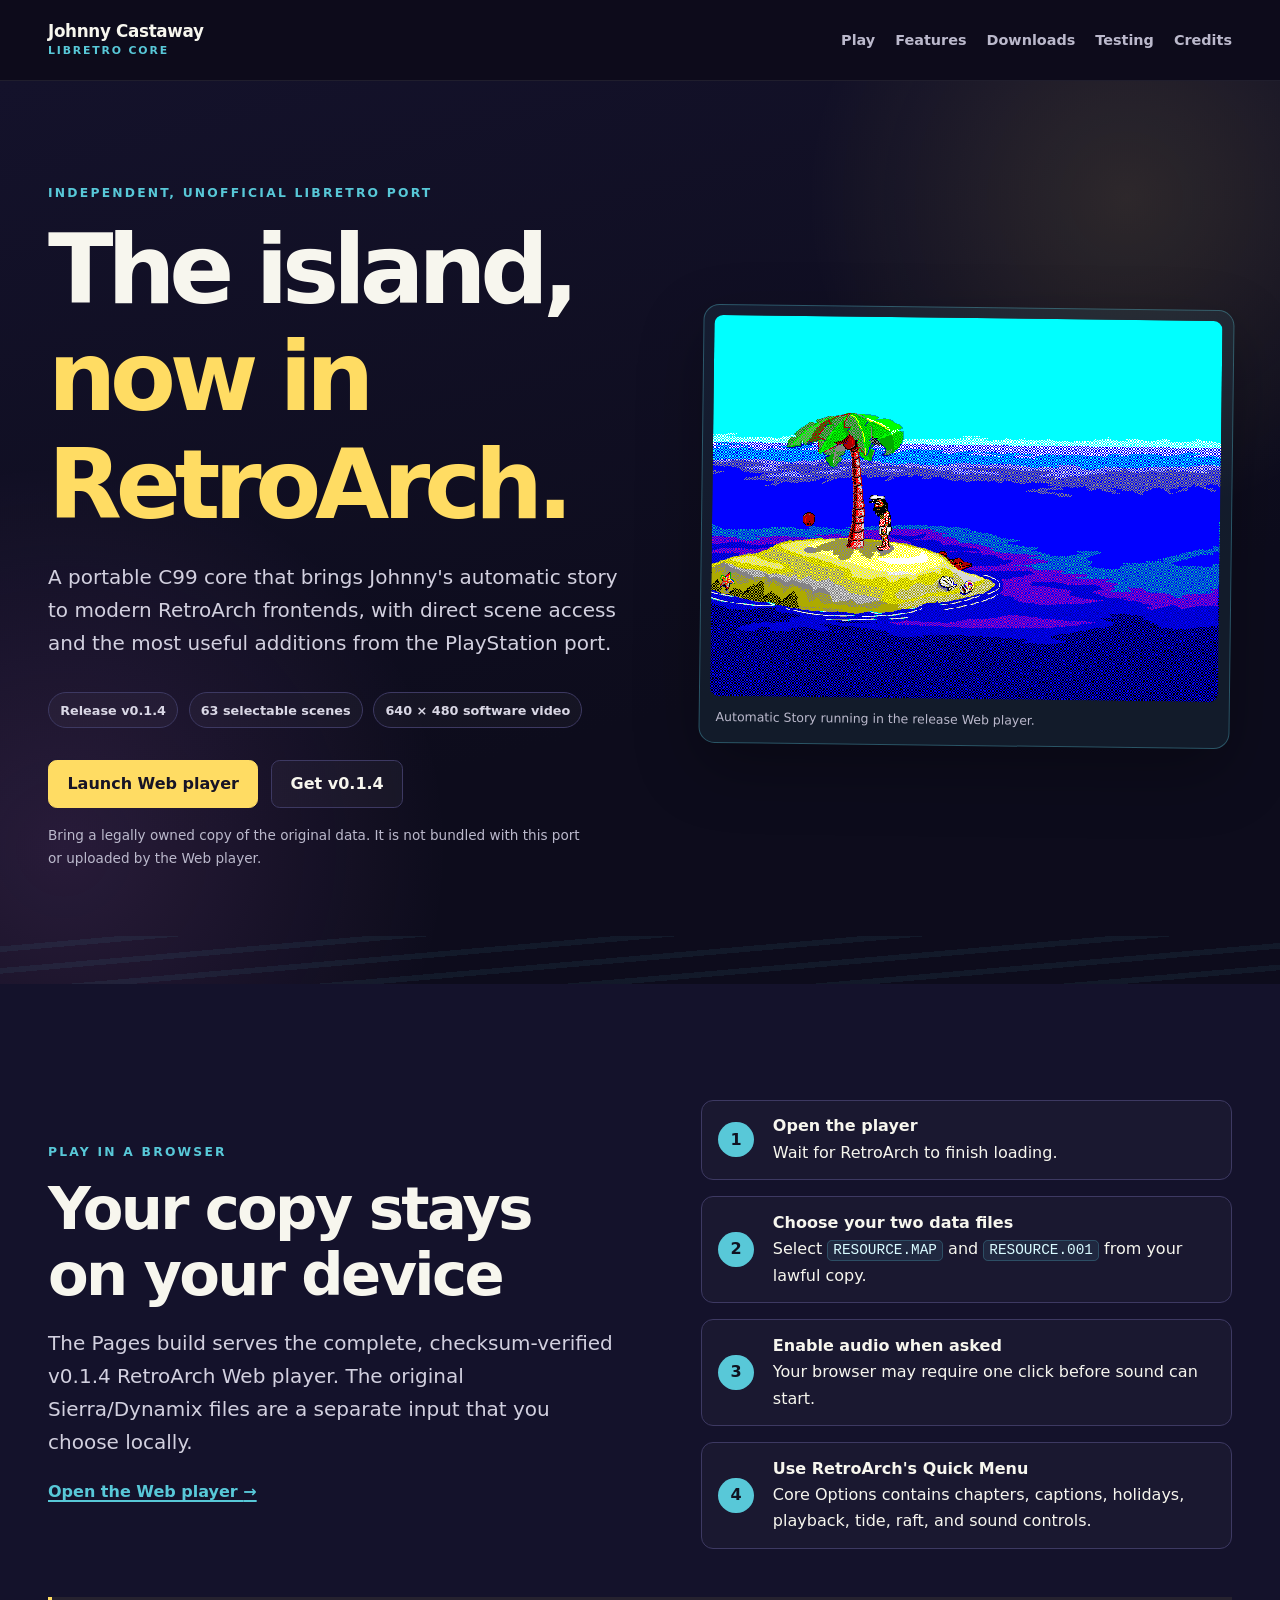
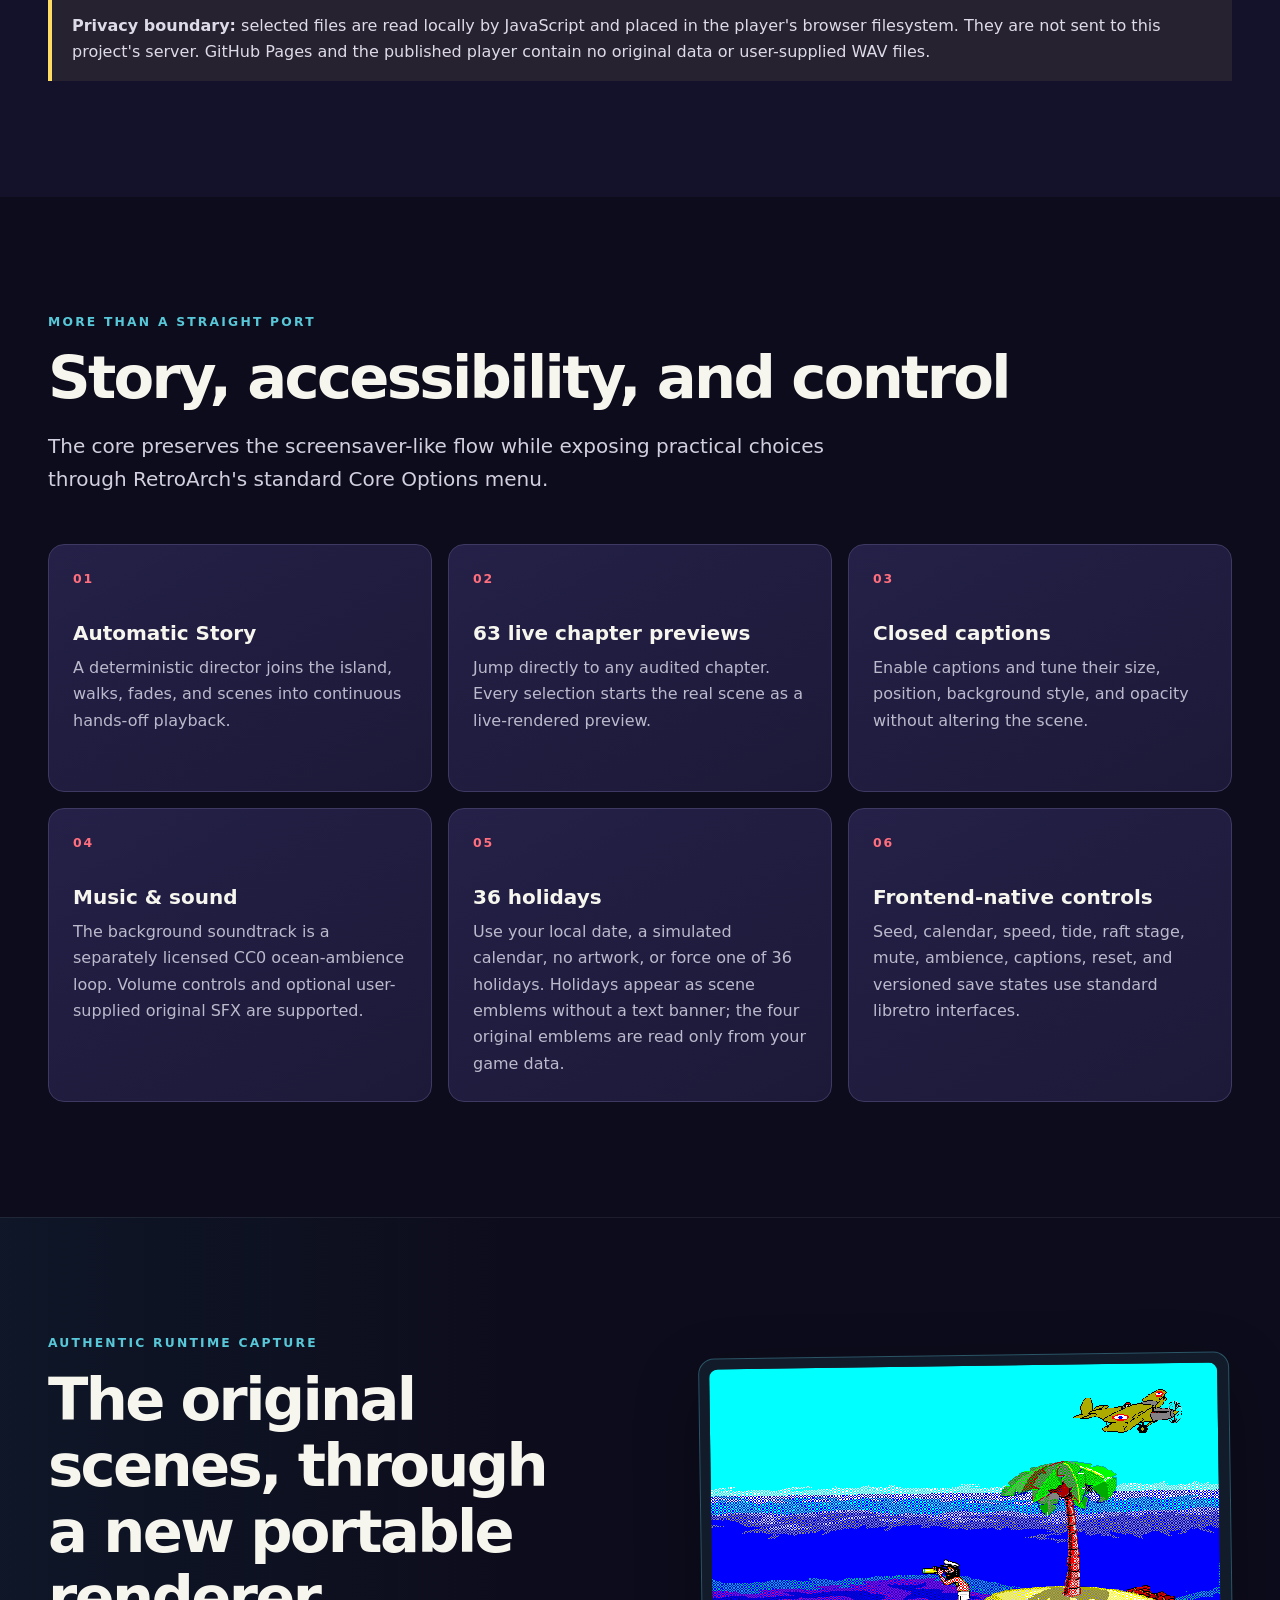
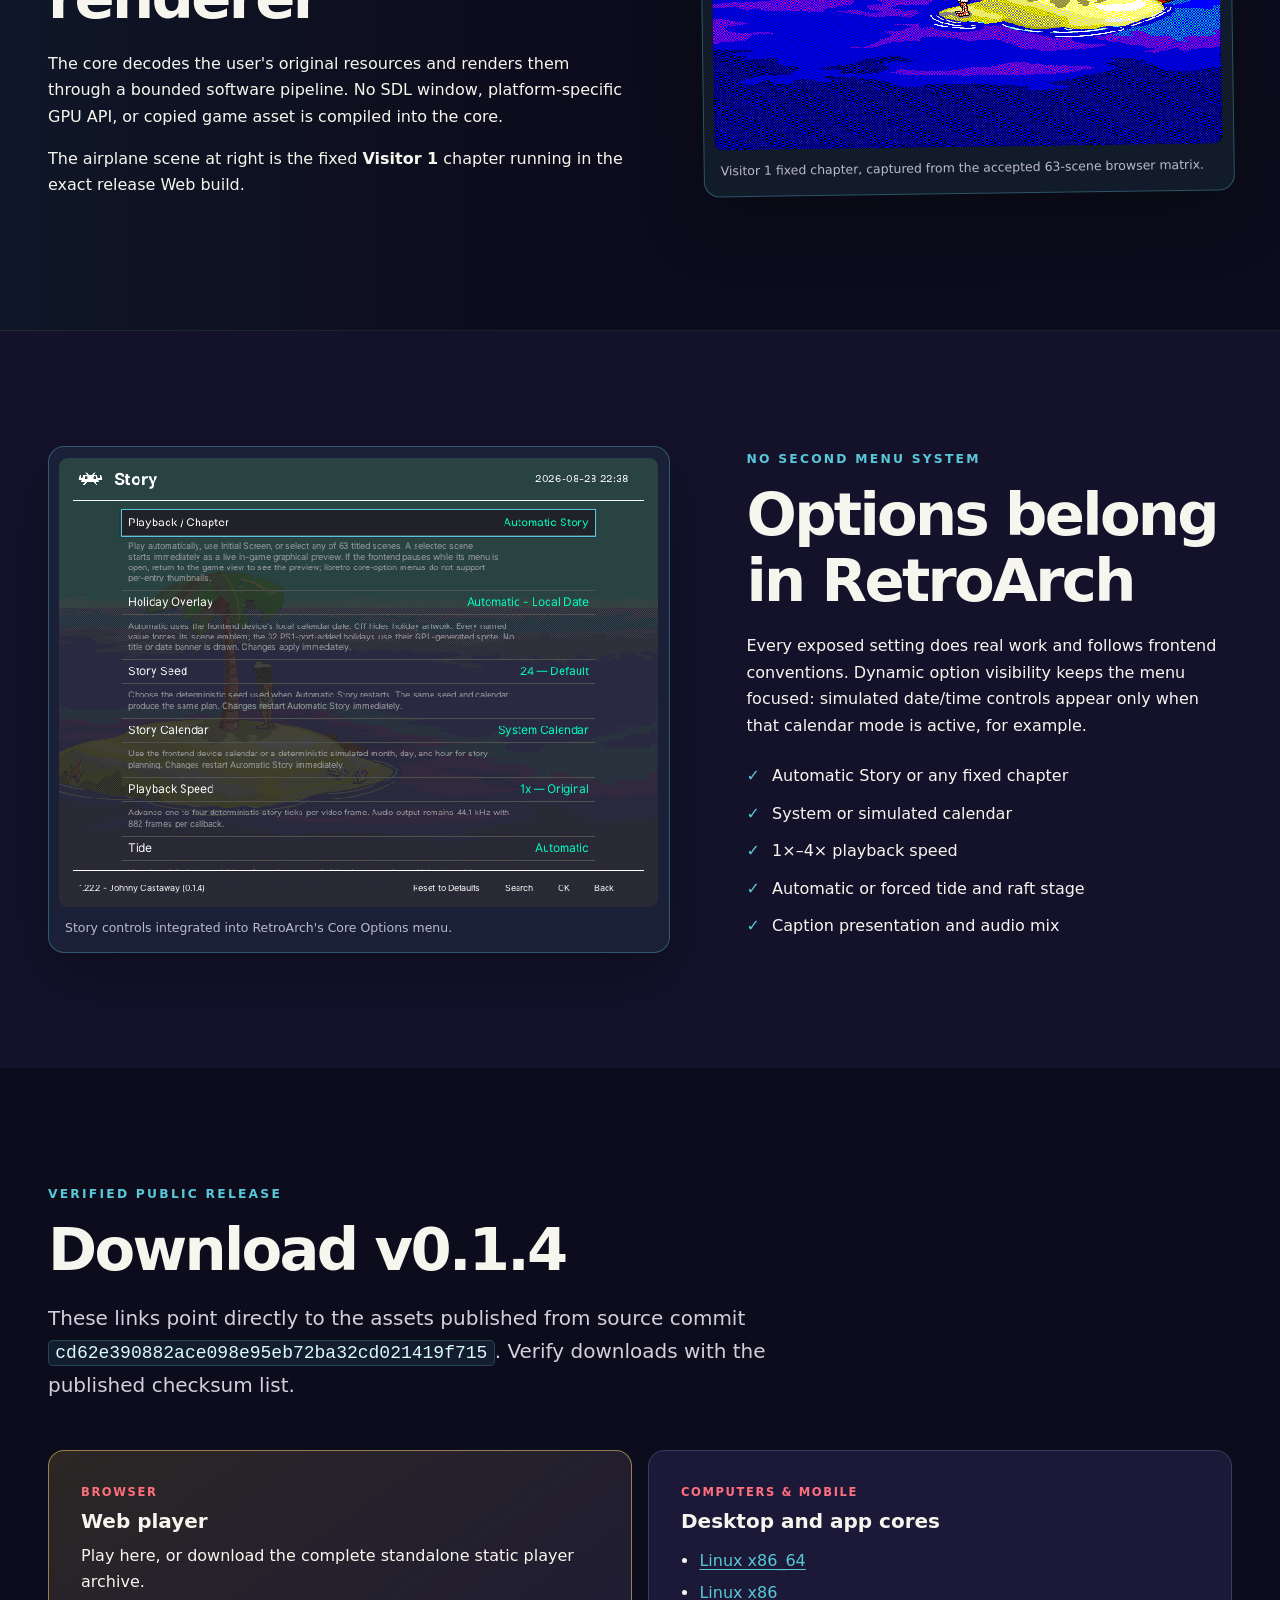
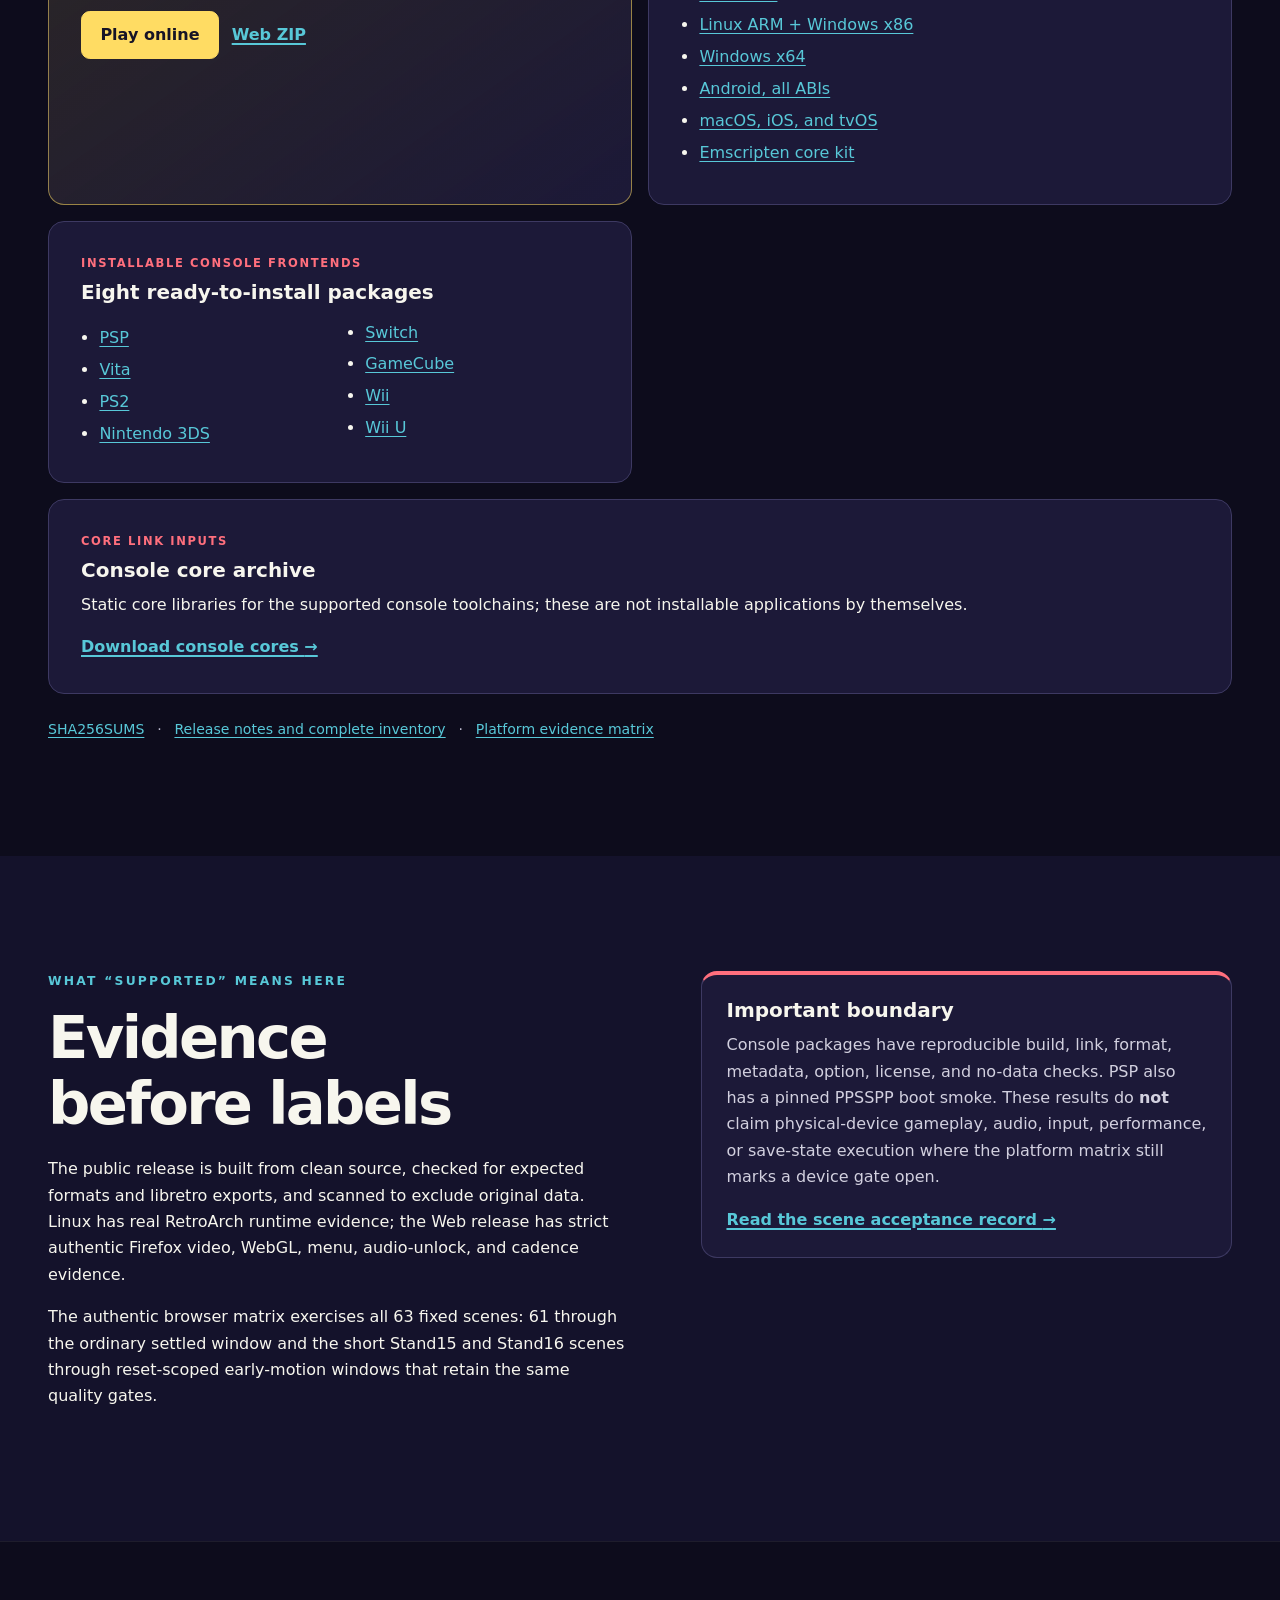
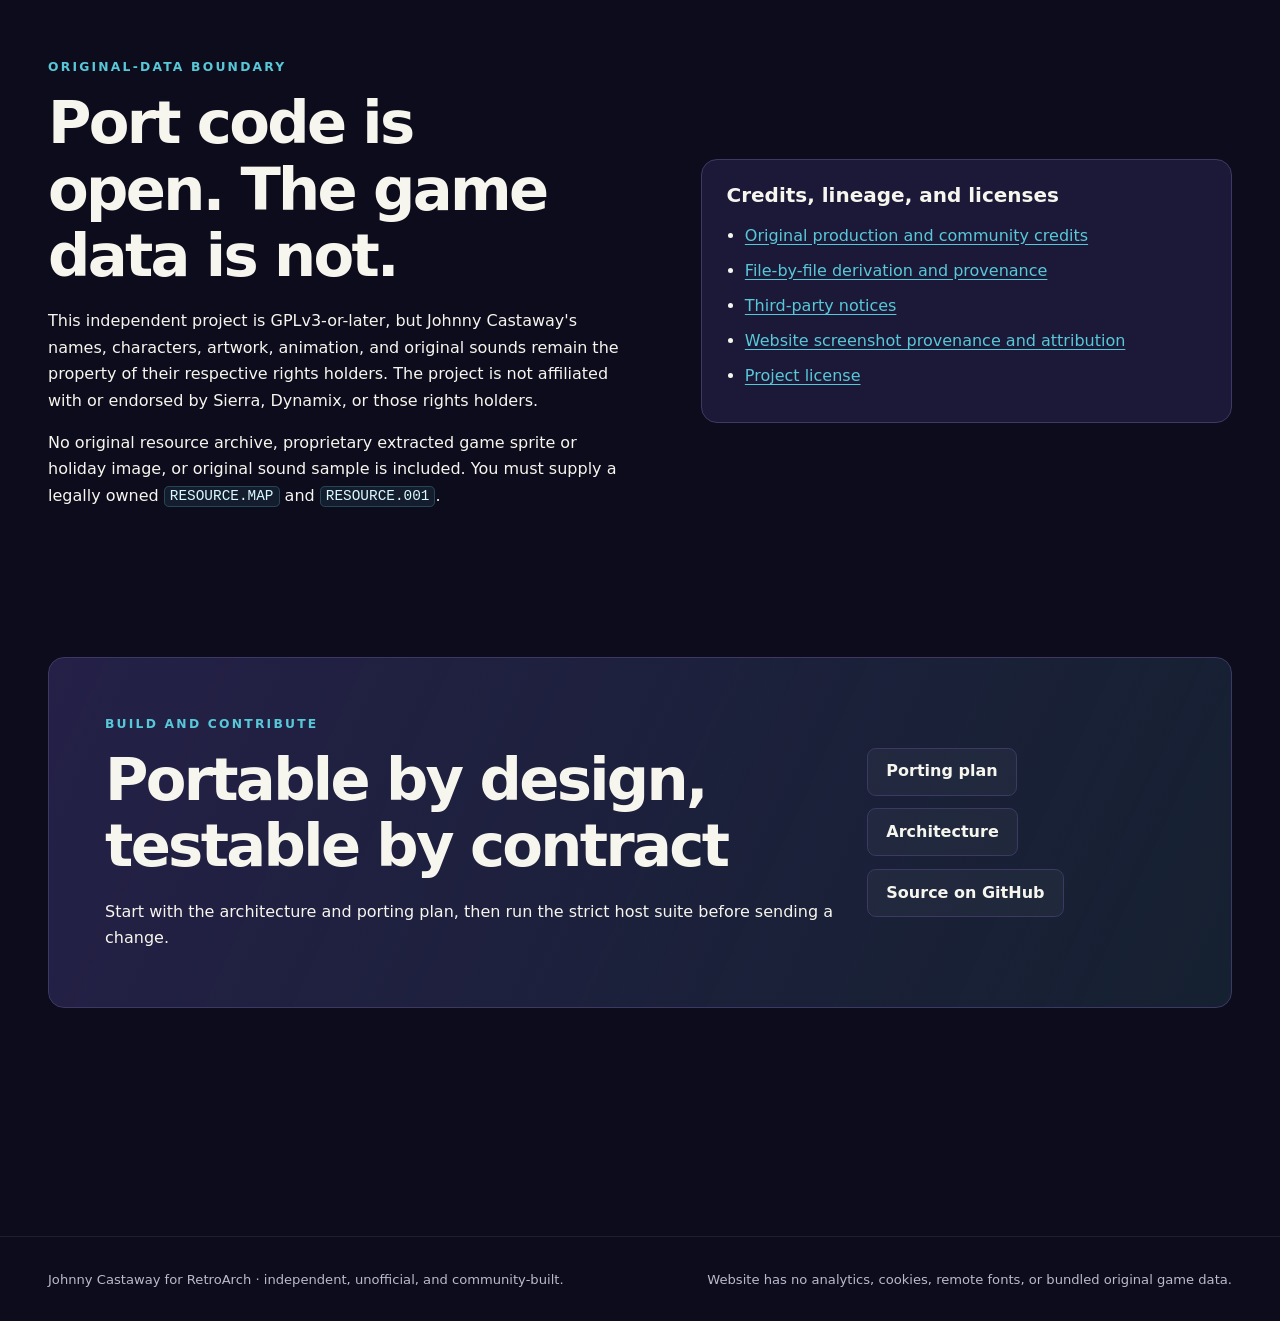
<file: site/index.html>
<!doctype html>
<html lang="en">
  <head>
    <meta charset="utf-8">
    <meta name="viewport" content="width=device-width, initial-scale=1">
    <meta name="description" content="Johnny Castaway for RetroArch: an independent, portable libretro core with automatic story playback, 63 selectable scenes, captions, holidays, and a complete Web player.">
    <meta name="theme-color" content="#14122b">
    <title>Johnny Castaway for RetroArch</title>
    <link rel="stylesheet" href="styles.css">
  </head>
  <body>
    <a class="skip-link" href="#main-content">Skip to main content</a>

    <header class="site-header">
      <div class="shell header-inner">
        <a class="brand" href="#top" aria-label="Johnny Castaway for RetroArch home">
          <span class="brand-title">Johnny Castaway</span>
          <span class="brand-subtitle">libretro core</span>
        </a>
        <nav aria-label="Primary navigation">
          <ul class="nav-list">
            <li><a href="#play">Play</a></li>
            <li><a href="#features">Features</a></li>
            <li><a href="#downloads">Downloads</a></li>
            <li><a href="#testing">Testing</a></li>
            <li><a href="#credits">Credits</a></li>
          </ul>
        </nav>
      </div>
    </header>

    <main id="main-content">
      <section class="hero" id="top">
        <div class="shell hero-grid">
          <div class="hero-copy">
            <p class="eyebrow">Independent, unofficial libretro port</p>
            <h1>The island,<br><span>now in RetroArch.</span></h1>
            <p class="hero-summary">
              A portable C99 core that brings Johnny's automatic story to modern
              RetroArch frontends, with direct scene access and the most useful
              additions from the PlayStation port.
            </p>
            <ul class="fact-list" aria-label="Release highlights">
              <li>Release v0.1.4</li>
              <li>63 selectable scenes</li>
              <li>640 × 480 software video</li>
            </ul>
            <div class="button-row">
              <a class="button button-primary" href="play/">Launch Web player</a>
              <a class="button button-secondary" href="https://github.com/huntergdavis/johnny-castaway-retroarch/releases/tag/v0.1.4">Get v0.1.4</a>
            </div>
            <p class="fine-print">
              Bring a legally owned copy of the original data. It is not bundled
              with this port or uploaded by the Web player.
            </p>
          </div>

          <figure class="hero-frame">
            <img
              src="assets/screenshots/johnny-island.png"
              width="640"
              height="480"
              alt="Johnny stands beneath the palm tree on his small island as bright waves move across the ocean"
              fetchpriority="high">
            <figcaption>Automatic Story running in the release Web player.</figcaption>
          </figure>
        </div>
      </section>

      <section class="section section-play" id="play">
        <div class="shell section-grid">
          <div>
            <p class="eyebrow">Play in a browser</p>
            <h2>Your copy stays on your device</h2>
            <p class="lead">
              The Pages build serves the complete, checksum-verified v0.1.4
              RetroArch Web player. The original Sierra/Dynamix files are a
              separate input that you choose locally.
            </p>
            <a class="text-link" href="play/">Open the Web player <span aria-hidden="true">→</span></a>
          </div>
          <ol class="steps">
            <li>
              <span class="step-number" aria-hidden="true">1</span>
              <div><strong>Open the player</strong><br>Wait for RetroArch to finish loading.</div>
            </li>
            <li>
              <span class="step-number" aria-hidden="true">2</span>
              <div><strong>Choose your two data files</strong><br>Select <code>RESOURCE.MAP</code> and <code>RESOURCE.001</code> from your lawful copy.</div>
            </li>
            <li>
              <span class="step-number" aria-hidden="true">3</span>
              <div><strong>Enable audio when asked</strong><br>Your browser may require one click before sound can start.</div>
            </li>
            <li>
              <span class="step-number" aria-hidden="true">4</span>
              <div><strong>Use RetroArch's Quick Menu</strong><br>Core Options contains chapters, captions, holidays, playback, tide, raft, and sound controls.</div>
            </li>
          </ol>
        </div>
        <div class="shell privacy-note" role="note">
          <strong>Privacy boundary:</strong> selected files are read locally by
          JavaScript and placed in the player's browser filesystem. They are not sent
          to this project's server. GitHub Pages and the published player contain no
          original data or user-supplied WAV files.
        </div>
      </section>

      <section class="section" id="features">
        <div class="shell">
          <p class="eyebrow">More than a straight port</p>
          <h2>Story, accessibility, and control</h2>
          <p class="lead narrow">
            The core preserves the screensaver-like flow while exposing practical
            choices through RetroArch's standard Core Options menu.
          </p>

          <div class="feature-grid">
            <article class="feature-card">
              <span class="feature-index">01</span>
              <h3>Automatic Story</h3>
              <p>A deterministic director joins the island, walks, fades, and scenes into continuous hands-off playback.</p>
            </article>
            <article class="feature-card">
              <span class="feature-index">02</span>
              <h3>63 live chapter previews</h3>
              <p>Jump directly to any audited chapter. Every selection starts the real scene as a live-rendered preview.</p>
            </article>
            <article class="feature-card">
              <span class="feature-index">03</span>
              <h3>Closed captions</h3>
              <p>Enable captions and tune their size, position, background style, and opacity without altering the scene.</p>
            </article>
            <article class="feature-card">
              <span class="feature-index">04</span>
              <h3>Music &amp; sound</h3>
              <p>The background soundtrack is a separately licensed CC0 ocean-ambience loop. Volume controls and optional user-supplied original SFX are supported.</p>
            </article>
            <article class="feature-card">
              <span class="feature-index">05</span>
              <h3>36 holidays</h3>
              <p>Use your local date, a simulated calendar, no artwork, or force one of 36 holidays. Holidays appear as scene emblems without a text banner; the four original emblems are read only from your game data.</p>
            </article>
            <article class="feature-card">
              <span class="feature-index">06</span>
              <h3>Frontend-native controls</h3>
              <p>Seed, calendar, speed, tide, raft stage, mute, ambience, captions, reset, and versioned save states use standard libretro interfaces.</p>
            </article>
          </div>
        </div>
      </section>

      <section class="section section-gallery" aria-labelledby="gallery-title">
        <div class="shell gallery-grid">
          <div class="gallery-copy">
            <p class="eyebrow">Authentic runtime capture</p>
            <h2 id="gallery-title">The original scenes, through a new portable renderer</h2>
            <p>
              The core decodes the user's original resources and renders them through
              a bounded software pipeline. No SDL window, platform-specific GPU API,
              or copied game asset is compiled into the core.
            </p>
            <p>
              The airplane scene at right is the fixed <strong>Visitor 1</strong>
              chapter running in the exact release Web build.
            </p>
          </div>
          <figure class="gallery-frame">
            <img
              src="assets/visitor-airplane.png"
              width="640"
              height="480"
              alt="Johnny looks up from the island as a yellow propeller airplane flies overhead"
              loading="lazy">
            <figcaption>Visitor 1 fixed chapter, captured from the accepted 63-scene browser matrix.</figcaption>
          </figure>
        </div>
      </section>

      <section class="section section-options">
        <div class="shell options-grid">
          <figure class="options-frame">
            <img
              src="assets/story-options.png"
              width="640"
              height="480"
              alt="RetroArch Story options menu over the running island scene, showing chapter, holiday, seed, calendar, speed, tide, and raft controls"
              loading="lazy">
            <figcaption>Story controls integrated into RetroArch's Core Options menu.</figcaption>
          </figure>
          <div>
            <p class="eyebrow">No second menu system</p>
            <h2>Options belong in RetroArch</h2>
            <p>
              Every exposed setting does real work and follows frontend conventions.
              Dynamic option visibility keeps the menu focused: simulated date/time
              controls appear only when that calendar mode is active, for example.
            </p>
            <ul class="check-list">
              <li>Automatic Story or any fixed chapter</li>
              <li>System or simulated calendar</li>
              <li>1×–4× playback speed</li>
              <li>Automatic or forced tide and raft stage</li>
              <li>Caption presentation and audio mix</li>
            </ul>
          </div>
        </div>
      </section>

      <section class="section" id="downloads">
        <div class="shell">
          <p class="eyebrow">Verified public release</p>
          <h2>Download v0.1.4</h2>
          <p class="lead narrow">
            These links point directly to the assets published from source commit
            <code>cd62e390882ace098e95eb72ba32cd021419f715</code>. Verify downloads
            with the published checksum list.
          </p>

          <div class="download-grid">
            <article class="download-card featured-download">
              <p class="download-label">Browser</p>
              <h3>Web player</h3>
              <p>Play here, or download the complete standalone static player archive.</p>
              <div class="download-actions">
                <a class="button button-primary" href="play/">Play online</a>
                <a class="text-link" href="https://github.com/huntergdavis/johnny-castaway-retroarch/releases/download/v0.1.4/johnny-castaway-retroarch-web.zip">Web ZIP</a>
              </div>
            </article>
            <article class="download-card">
              <p class="download-label">Computers &amp; mobile</p>
              <h3>Desktop and app cores</h3>
              <ul class="download-links">
                <li><a href="https://github.com/huntergdavis/johnny-castaway-retroarch/releases/download/v0.1.4/johnny-castaway-linux-x86_64.zip">Linux x86_64</a></li>
                <li><a href="https://github.com/huntergdavis/johnny-castaway-retroarch/releases/download/v0.1.4/johnny-castaway-linux-x86.zip">Linux x86</a></li>
                <li><a href="https://github.com/huntergdavis/johnny-castaway-retroarch/releases/download/v0.1.4/johnny-castaway-linux-arm-and-windows-x86.zip">Linux ARM + Windows x86</a></li>
                <li><a href="https://github.com/huntergdavis/johnny-castaway-retroarch/releases/download/v0.1.4/johnny-castaway-windows-x64.zip">Windows x64</a></li>
                <li><a href="https://github.com/huntergdavis/johnny-castaway-retroarch/releases/download/v0.1.4/johnny-castaway-android-all-abis.zip">Android, all ABIs</a></li>
                <li><a href="https://github.com/huntergdavis/johnny-castaway-retroarch/releases/download/v0.1.4/johnny-castaway-apple-cores.zip">macOS, iOS, and tvOS</a></li>
                <li><a href="https://github.com/huntergdavis/johnny-castaway-retroarch/releases/download/v0.1.4/johnny-castaway-emscripten-core.zip">Emscripten core kit</a></li>
              </ul>
            </article>
            <article class="download-card">
              <p class="download-label">Installable console frontends</p>
              <h3>Eight ready-to-install packages</h3>
              <ul class="download-links two-columns">
                <li><a href="https://github.com/huntergdavis/johnny-castaway-retroarch/releases/download/v0.1.4/johnny-castaway-psp-frontend.zip">PSP</a></li>
                <li><a href="https://github.com/huntergdavis/johnny-castaway-retroarch/releases/download/v0.1.4/johnny-castaway-vita-frontend.zip">Vita</a></li>
                <li><a href="https://github.com/huntergdavis/johnny-castaway-retroarch/releases/download/v0.1.4/johnny-castaway-ps2-frontend.zip">PS2</a></li>
                <li><a href="https://github.com/huntergdavis/johnny-castaway-retroarch/releases/download/v0.1.4/johnny-castaway-3ds-frontend.zip">Nintendo 3DS</a></li>
                <li><a href="https://github.com/huntergdavis/johnny-castaway-retroarch/releases/download/v0.1.4/johnny-castaway-switch-frontend.zip">Switch</a></li>
                <li><a href="https://github.com/huntergdavis/johnny-castaway-retroarch/releases/download/v0.1.4/johnny-castaway-gamecube-frontend.zip">GameCube</a></li>
                <li><a href="https://github.com/huntergdavis/johnny-castaway-retroarch/releases/download/v0.1.4/johnny-castaway-wii-frontend.zip">Wii</a></li>
                <li><a href="https://github.com/huntergdavis/johnny-castaway-retroarch/releases/download/v0.1.4/johnny-castaway-wiiu-frontend.zip">Wii U</a></li>
              </ul>
            </article>
            <article class="download-card compact-download">
              <p class="download-label">Core link inputs</p>
              <h3>Console core archive</h3>
              <p>Static core libraries for the supported console toolchains; these are not installable applications by themselves.</p>
              <a class="text-link" href="https://github.com/huntergdavis/johnny-castaway-retroarch/releases/download/v0.1.4/johnny-castaway-console-cores.zip">Download console cores <span aria-hidden="true">→</span></a>
            </article>
          </div>

          <div class="checksum-row">
            <a href="https://github.com/huntergdavis/johnny-castaway-retroarch/releases/download/v0.1.4/SHA256SUMS">SHA256SUMS</a>
            <span aria-hidden="true">·</span>
            <a href="https://github.com/huntergdavis/johnny-castaway-retroarch/releases/tag/v0.1.4">Release notes and complete inventory</a>
            <span aria-hidden="true">·</span>
            <a href="https://github.com/huntergdavis/johnny-castaway-retroarch/blob/cd62e390882ace098e95eb72ba32cd021419f715/docs/PLATFORM_MATRIX.md">Platform evidence matrix</a>
          </div>
        </div>
      </section>

      <section class="section section-testing" id="testing">
        <div class="shell testing-grid">
          <div>
            <p class="eyebrow">What “supported” means here</p>
            <h2>Evidence before labels</h2>
            <p>
              The public release is built from clean source, checked for expected
              formats and libretro exports, and scanned to exclude original data.
              Linux has real RetroArch runtime evidence; the Web release has strict
              authentic Firefox video, WebGL, menu, audio-unlock, and cadence evidence.
            </p>
            <p>
              The authentic browser matrix exercises all 63 fixed scenes: 61 through
              the ordinary settled window and the short Stand15 and Stand16 scenes
              through reset-scoped early-motion windows that retain the same quality
              gates.
            </p>
          </div>
          <aside class="status-card" aria-label="Validation boundary">
            <h3>Important boundary</h3>
            <p>
              Console packages have reproducible build, link, format, metadata,
              option, license, and no-data checks. PSP also has a pinned PPSSPP boot
              smoke. These results do <strong>not</strong> claim physical-device
              gameplay, audio, input, performance, or save-state execution where the
              platform matrix still marks a device gate open.
            </p>
            <a class="text-link" href="https://github.com/huntergdavis/johnny-castaway-retroarch/blob/cd62e390882ace098e95eb72ba32cd021419f715/docs/SCENE_ACCEPTANCE_MATRIX.md">Read the scene acceptance record <span aria-hidden="true">→</span></a>
          </aside>
        </div>
      </section>

      <section class="section section-legal" id="credits">
        <div class="shell legal-grid">
          <div>
            <p class="eyebrow">Original-data boundary</p>
            <h2>Port code is open. The game data is not.</h2>
            <p>
              This independent project is GPLv3-or-later, but Johnny Castaway's names,
              characters, artwork, animation, and original sounds remain the property
              of their respective rights holders. The project is not affiliated with
              or endorsed by Sierra, Dynamix, or those rights holders.
            </p>
            <p>
              No original resource archive, proprietary extracted game sprite or
              holiday image, or original sound sample is included. You must supply a legally
              owned <code>RESOURCE.MAP</code> and <code>RESOURCE.001</code>.
            </p>
          </div>
          <div class="link-panel">
            <h3>Credits, lineage, and licenses</h3>
            <ul>
              <li><a href="https://github.com/huntergdavis/johnny-castaway-retroarch/blob/cd62e390882ace098e95eb72ba32cd021419f715/CREDITS.md">Original production and community credits</a></li>
              <li><a href="https://github.com/huntergdavis/johnny-castaway-retroarch/blob/cd62e390882ace098e95eb72ba32cd021419f715/docs/PROVENANCE.md">File-by-file derivation and provenance</a></li>
              <li><a href="https://github.com/huntergdavis/johnny-castaway-retroarch/blob/cd62e390882ace098e95eb72ba32cd021419f715/docs/THIRD_PARTY_NOTICES.md">Third-party notices</a></li>
              <li><a href="SCREENSHOT_PROVENANCE.md">Website screenshot provenance and attribution</a></li>
              <li><a href="https://github.com/huntergdavis/johnny-castaway-retroarch/blob/cd62e390882ace098e95eb72ba32cd021419f715/LICENSE">Project license</a></li>
            </ul>
          </div>
        </div>
      </section>

      <section class="section section-contribute">
        <div class="shell contribute-inner">
          <div>
            <p class="eyebrow">Build and contribute</p>
            <h2>Portable by design, testable by contract</h2>
            <p>Start with the architecture and porting plan, then run the strict host suite before sending a change.</p>
          </div>
          <div class="contribute-links">
            <a class="button button-secondary" href="https://github.com/huntergdavis/johnny-castaway-retroarch/blob/cd62e390882ace098e95eb72ba32cd021419f715/docs/PORTING_PLAN.md">Porting plan</a>
            <a class="button button-secondary" href="https://github.com/huntergdavis/johnny-castaway-retroarch/blob/cd62e390882ace098e95eb72ba32cd021419f715/docs/ARCHITECTURE.md">Architecture</a>
            <a class="button button-secondary" href="https://github.com/huntergdavis/johnny-castaway-retroarch">Source on GitHub</a>
          </div>
        </div>
      </section>
    </main>

    <footer class="site-footer">
      <div class="shell footer-inner">
        <p>Johnny Castaway for RetroArch · independent, unofficial, and community-built.</p>
        <p>Website has no analytics, cookies, remote fonts, or bundled original game data.</p>
      </div>
    </footer>
  </body>
</html>
</file>
<file: site/styles.css>
:root {
  color-scheme: dark;
  --ink: #f7f6ee;
  --muted: #bbb9cc;
  --night: #0d0c1c;
  --deep: #14122b;
  --panel: #1c1938;
  --panel-bright: #242047;
  --line: #3d3962;
  --ocean: #58c8d8;
  --ocean-dark: #2296ad;
  --sun: #ffdc63;
  --coral: #ff6f7d;
  --orchid: #cc77e8;
  --max-width: 74rem;
  --radius: 1rem;
  --shadow: 0 1.5rem 4rem rgba(0, 0, 0, 0.28);
}

* {
  box-sizing: border-box;
}

html {
  scroll-behavior: smooth;
}

body {
  margin: 0;
  background: var(--night);
  color: var(--ink);
  font-family: Inter, ui-sans-serif, system-ui, -apple-system, BlinkMacSystemFont, "Segoe UI", sans-serif;
  font-size: 1rem;
  line-height: 1.65;
}

img {
  display: block;
  max-width: 100%;
  height: auto;
}

a {
  color: var(--ocean);
  text-underline-offset: 0.2em;
}

a:hover {
  color: var(--sun);
}

a:focus-visible,
summary:focus-visible {
  outline: 0.2rem solid var(--sun);
  outline-offset: 0.25rem;
  border-radius: 0.2rem;
}

code {
  padding: 0.1em 0.35em;
  border: 1px solid rgba(88, 200, 216, 0.24);
  border-radius: 0.3rem;
  background: rgba(88, 200, 216, 0.09);
  color: #d9fbff;
  font-size: 0.9em;
  overflow-wrap: anywhere;
}

h1,
h2,
h3,
p {
  margin-top: 0;
}

h1,
h2,
h3 {
  line-height: 1.12;
  text-wrap: balance;
}

h1 {
  margin-bottom: 1.4rem;
  font-size: clamp(3rem, 7.5vw, 6.6rem);
  letter-spacing: -0.065em;
}

h1 span {
  color: var(--sun);
}

h2 {
  margin-bottom: 1.2rem;
  font-size: clamp(2rem, 4.8vw, 3.7rem);
  letter-spacing: -0.045em;
}

h3 {
  margin-bottom: 0.65rem;
  font-size: 1.25rem;
}

.shell {
  width: min(calc(100% - 2rem), var(--max-width));
  margin-inline: auto;
}

.skip-link {
  position: fixed;
  z-index: 100;
  top: 0.75rem;
  left: 0.75rem;
  padding: 0.7rem 1rem;
  transform: translateY(-200%);
  border-radius: 0.4rem;
  background: var(--sun);
  color: #171426;
  font-weight: 800;
}

.skip-link:focus {
  transform: translateY(0);
}

.site-header {
  position: relative;
  z-index: 10;
  border-bottom: 1px solid rgba(255, 255, 255, 0.08);
  background: rgba(13, 12, 28, 0.96);
}

.header-inner {
  display: flex;
  min-height: 5rem;
  align-items: center;
  justify-content: space-between;
  gap: 2rem;
}

.brand {
  display: inline-flex;
  flex-direction: column;
  color: var(--ink);
  line-height: 1.05;
  text-decoration: none;
}

.brand:hover {
  color: var(--ink);
}

.brand-title {
  font-size: 1.05rem;
  font-weight: 850;
  letter-spacing: -0.02em;
}

.brand-subtitle {
  margin-top: 0.25rem;
  color: var(--ocean);
  font-size: 0.68rem;
  font-weight: 800;
  letter-spacing: 0.17em;
  text-transform: uppercase;
}

.nav-list {
  display: flex;
  flex-wrap: wrap;
  justify-content: flex-end;
  gap: 0.35rem 1.25rem;
  margin: 0;
  padding: 0;
  list-style: none;
}

.nav-list a {
  color: var(--muted);
  font-size: 0.9rem;
  font-weight: 700;
  text-decoration: none;
}

.nav-list a:hover {
  color: var(--sun);
}

.hero {
  position: relative;
  overflow: hidden;
  padding: clamp(4rem, 8vw, 8rem) 0 clamp(5rem, 9vw, 9rem);
  background:
    radial-gradient(circle at 88% 13%, rgba(255, 220, 99, 0.12), transparent 20rem),
    radial-gradient(circle at 5% 85%, rgba(204, 119, 232, 0.14), transparent 24rem),
    linear-gradient(165deg, var(--deep), var(--night) 65%);
}

.hero::after {
  position: absolute;
  right: -5%;
  bottom: -4rem;
  left: -5%;
  height: 7rem;
  background: repeating-linear-gradient(175deg, transparent 0 1rem, rgba(88, 200, 216, 0.07) 1rem 1.35rem);
  content: "";
  pointer-events: none;
}

.hero-grid,
.section-grid,
.gallery-grid,
.options-grid,
.testing-grid,
.legal-grid {
  display: grid;
  align-items: center;
  gap: clamp(2.5rem, 6vw, 6rem);
  grid-template-columns: minmax(0, 1fr) minmax(20rem, 0.92fr);
}

.hero-copy,
.hero-frame {
  position: relative;
  z-index: 1;
}

.hero-summary,
.lead {
  max-width: 44rem;
  color: #d2d0df;
  font-size: clamp(1.05rem, 1.8vw, 1.25rem);
}

.narrow {
  max-width: 50rem;
}

.eyebrow {
  margin-bottom: 0.8rem;
  color: var(--ocean);
  font-size: 0.77rem;
  font-weight: 850;
  letter-spacing: 0.18em;
  text-transform: uppercase;
}

.fact-list {
  display: flex;
  flex-wrap: wrap;
  gap: 0.65rem;
  margin: 2rem 0;
  padding: 0;
  list-style: none;
}

.fact-list li {
  padding: 0.4rem 0.7rem;
  border: 1px solid var(--line);
  border-radius: 999px;
  background: rgba(255, 255, 255, 0.03);
  color: #d9d7e5;
  font-size: 0.8rem;
  font-weight: 750;
}

.button-row,
.download-actions,
.contribute-links {
  display: flex;
  flex-wrap: wrap;
  align-items: center;
  gap: 0.8rem;
}

.button {
  display: inline-flex;
  min-height: 3rem;
  align-items: center;
  justify-content: center;
  padding: 0.65rem 1.15rem;
  border: 1px solid transparent;
  border-radius: 0.55rem;
  font-weight: 850;
  line-height: 1.15;
  text-align: center;
  text-decoration: none;
}

.button-primary {
  border-color: var(--sun);
  background: var(--sun);
  color: #171426;
}

.button-primary:hover {
  border-color: #fff2a3;
  background: #fff2a3;
  color: #171426;
}

.button-secondary {
  border-color: var(--line);
  background: rgba(255, 255, 255, 0.035);
  color: var(--ink);
}

.button-secondary:hover {
  border-color: var(--ocean);
  color: var(--ocean);
}

.text-link {
  font-weight: 850;
  text-decoration-thickness: 0.12em;
}

.fine-print {
  max-width: 34rem;
  margin: 1rem 0 0;
  color: var(--muted);
  font-size: 0.85rem;
}

.hero-frame,
.gallery-frame,
.options-frame {
  margin: 0;
  padding: 0.65rem;
  border: 1px solid rgba(88, 200, 216, 0.34);
  border-radius: var(--radius);
  background: rgba(88, 200, 216, 0.08);
  box-shadow: var(--shadow);
  transform: rotate(0.7deg);
}

.hero-frame img,
.gallery-frame img,
.options-frame img {
  width: 100%;
  border-radius: calc(var(--radius) - 0.45rem);
  image-rendering: pixelated;
}

figcaption {
  padding: 0.7rem 0.35rem 0.2rem;
  color: var(--muted);
  font-size: 0.78rem;
}

.section {
  padding: clamp(4.5rem, 9vw, 8rem) 0;
}

.section-play,
.section-options,
.section-testing {
  background: var(--deep);
}

.steps {
  display: grid;
  gap: 1rem;
  margin: 0;
  padding: 0;
  list-style: none;
  counter-reset: play-step;
}

.steps li {
  display: grid;
  min-height: 4.6rem;
  align-items: center;
  gap: 1rem;
  padding: 0.8rem 1rem;
  border: 1px solid var(--line);
  border-radius: 0.75rem;
  background: rgba(255, 255, 255, 0.025);
  grid-template-columns: 2.4rem 1fr;
}

.step-number {
  display: grid;
  width: 2.2rem;
  height: 2.2rem;
  place-items: center;
  border-radius: 50%;
  background: var(--ocean);
  color: #101321;
  font-weight: 900;
}

.privacy-note {
  margin-top: 3rem;
  padding: 1rem 1.25rem;
  border-left: 0.25rem solid var(--sun);
  background: rgba(255, 220, 99, 0.075);
  color: #dedbe8;
}

.feature-grid {
  display: grid;
  gap: 1rem;
  margin-top: 3rem;
  grid-template-columns: repeat(3, minmax(0, 1fr));
}

.feature-card {
  min-height: 15.5rem;
  padding: 1.5rem;
  border: 1px solid var(--line);
  border-radius: var(--radius);
  background: linear-gradient(150deg, var(--panel-bright), var(--panel));
}

.feature-card p {
  margin-bottom: 0;
  color: var(--muted);
}

.feature-index {
  display: block;
  margin-bottom: 2rem;
  color: var(--coral);
  font-size: 0.78rem;
  font-weight: 900;
  letter-spacing: 0.14em;
}

.section-gallery {
  border-block: 1px solid rgba(255, 255, 255, 0.07);
  background:
    linear-gradient(90deg, rgba(34, 150, 173, 0.08), transparent 40%),
    var(--night);
}

.gallery-frame {
  transform: rotate(-0.8deg);
}

.options-grid {
  grid-template-columns: minmax(20rem, 1.05fr) minmax(0, 0.82fr);
}

.options-frame {
  transform: none;
}

.check-list {
  margin: 1.5rem 0 0;
  padding: 0;
  list-style: none;
}

.check-list li {
  position: relative;
  margin: 0.7rem 0;
  padding-left: 1.6rem;
}

.check-list li::before {
  position: absolute;
  left: 0;
  color: var(--ocean);
  content: "✓";
  font-weight: 900;
}

.download-grid {
  display: grid;
  gap: 1rem;
  margin-top: 3rem;
  grid-template-columns: repeat(2, minmax(0, 1fr));
}

.download-card {
  padding: clamp(1.4rem, 3vw, 2rem);
  border: 1px solid var(--line);
  border-radius: var(--radius);
  background: var(--panel);
}

.featured-download {
  border-color: rgba(255, 220, 99, 0.52);
  background: linear-gradient(145deg, rgba(255, 220, 99, 0.13), var(--panel));
}

.download-label {
  margin-bottom: 0.5rem;
  color: var(--coral);
  font-size: 0.72rem;
  font-weight: 850;
  letter-spacing: 0.14em;
  text-transform: uppercase;
}

.download-links {
  margin: 1rem 0 0;
  padding-left: 1.15rem;
}

.download-links li {
  margin: 0.35rem 0;
}

.download-links.two-columns {
  columns: 2;
  column-gap: 2rem;
}

.compact-download {
  grid-column: 1 / -1;
}

.checksum-row {
  display: flex;
  flex-wrap: wrap;
  gap: 0.4rem 0.8rem;
  margin-top: 1.5rem;
  color: var(--muted);
  font-size: 0.88rem;
}

.testing-grid {
  align-items: start;
}

.status-card,
.link-panel {
  padding: 1.5rem;
  border: 1px solid var(--line);
  border-radius: var(--radius);
  background: var(--panel);
}

.status-card {
  border-top: 0.3rem solid var(--coral);
}

.status-card p {
  color: #d2d0df;
}

.section-legal {
  border-top: 1px solid rgba(255, 255, 255, 0.07);
}

.link-panel ul {
  margin: 1rem 0 0;
  padding-left: 1.15rem;
}

.link-panel li {
  margin: 0.55rem 0;
}

.section-contribute {
  padding-top: 1rem;
}

.contribute-inner {
  display: flex;
  align-items: center;
  justify-content: space-between;
  gap: 2rem;
  padding: clamp(2rem, 5vw, 3.5rem);
  border: 1px solid var(--line);
  border-radius: var(--radius);
  background: linear-gradient(115deg, var(--panel-bright), rgba(88, 200, 216, 0.11));
}

.contribute-inner p:last-child {
  margin-bottom: 0;
}

.site-footer {
  margin-top: 7rem;
  padding: 2rem 0;
  border-top: 1px solid rgba(255, 255, 255, 0.08);
  color: var(--muted);
  font-size: 0.82rem;
}

.footer-inner {
  display: flex;
  flex-wrap: wrap;
  justify-content: space-between;
  gap: 0.5rem 2rem;
}

.footer-inner p {
  margin: 0;
}

@media (max-width: 56rem) {
  .header-inner {
    align-items: flex-start;
    flex-direction: column;
    gap: 0.75rem;
    padding-block: 1rem;
  }

  .nav-list {
    justify-content: flex-start;
  }

  .hero-grid,
  .section-grid,
  .gallery-grid,
  .options-grid,
  .testing-grid,
  .legal-grid {
    grid-template-columns: 1fr;
  }

  .feature-grid {
    grid-template-columns: repeat(2, minmax(0, 1fr));
  }

  .hero-frame {
    width: min(100%, 40rem);
  }

  .options-frame {
    order: 2;
  }

  .contribute-inner {
    align-items: flex-start;
    flex-direction: column;
  }
}

@media (max-width: 39rem) {
  .shell {
    width: min(calc(100% - 1.25rem), var(--max-width));
  }

  .nav-list {
    gap: 0.3rem 0.8rem;
  }

  .nav-list a {
    font-size: 0.82rem;
  }

  .feature-grid,
  .download-grid {
    grid-template-columns: 1fr;
  }

  .feature-card {
    min-height: 0;
  }

  .compact-download {
    grid-column: auto;
  }

  .download-links.two-columns {
    columns: auto;
  }

  .button-row .button,
  .contribute-links .button {
    width: 100%;
  }
}

@media (prefers-reduced-motion: reduce) {
  html {
    scroll-behavior: auto;
  }
}

@media print {
  :root {
    color-scheme: light;
  }

  body {
    background: #fff;
    color: #111;
  }

  .site-header,
  .button-row,
  .contribute-links,
  .site-footer {
    display: none;
  }

  a {
    color: #065c6a;
  }
}
</file>
